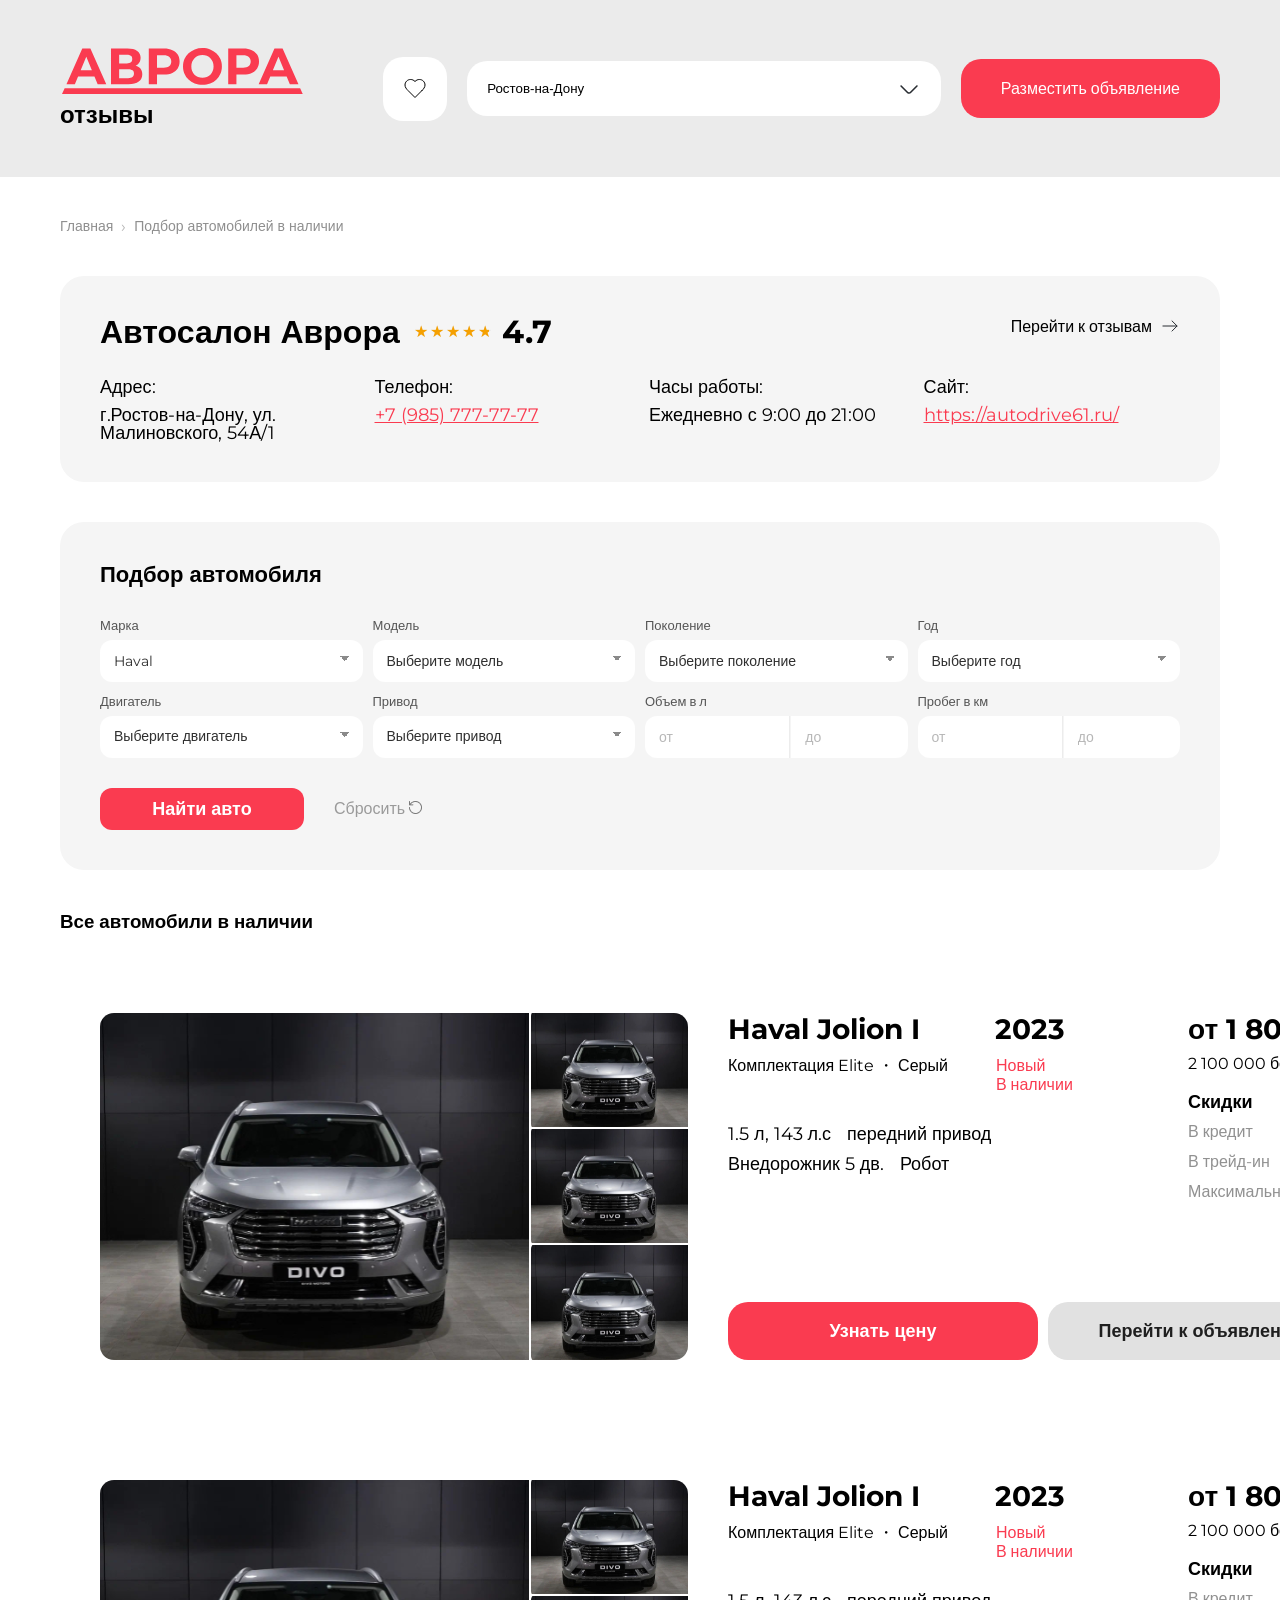
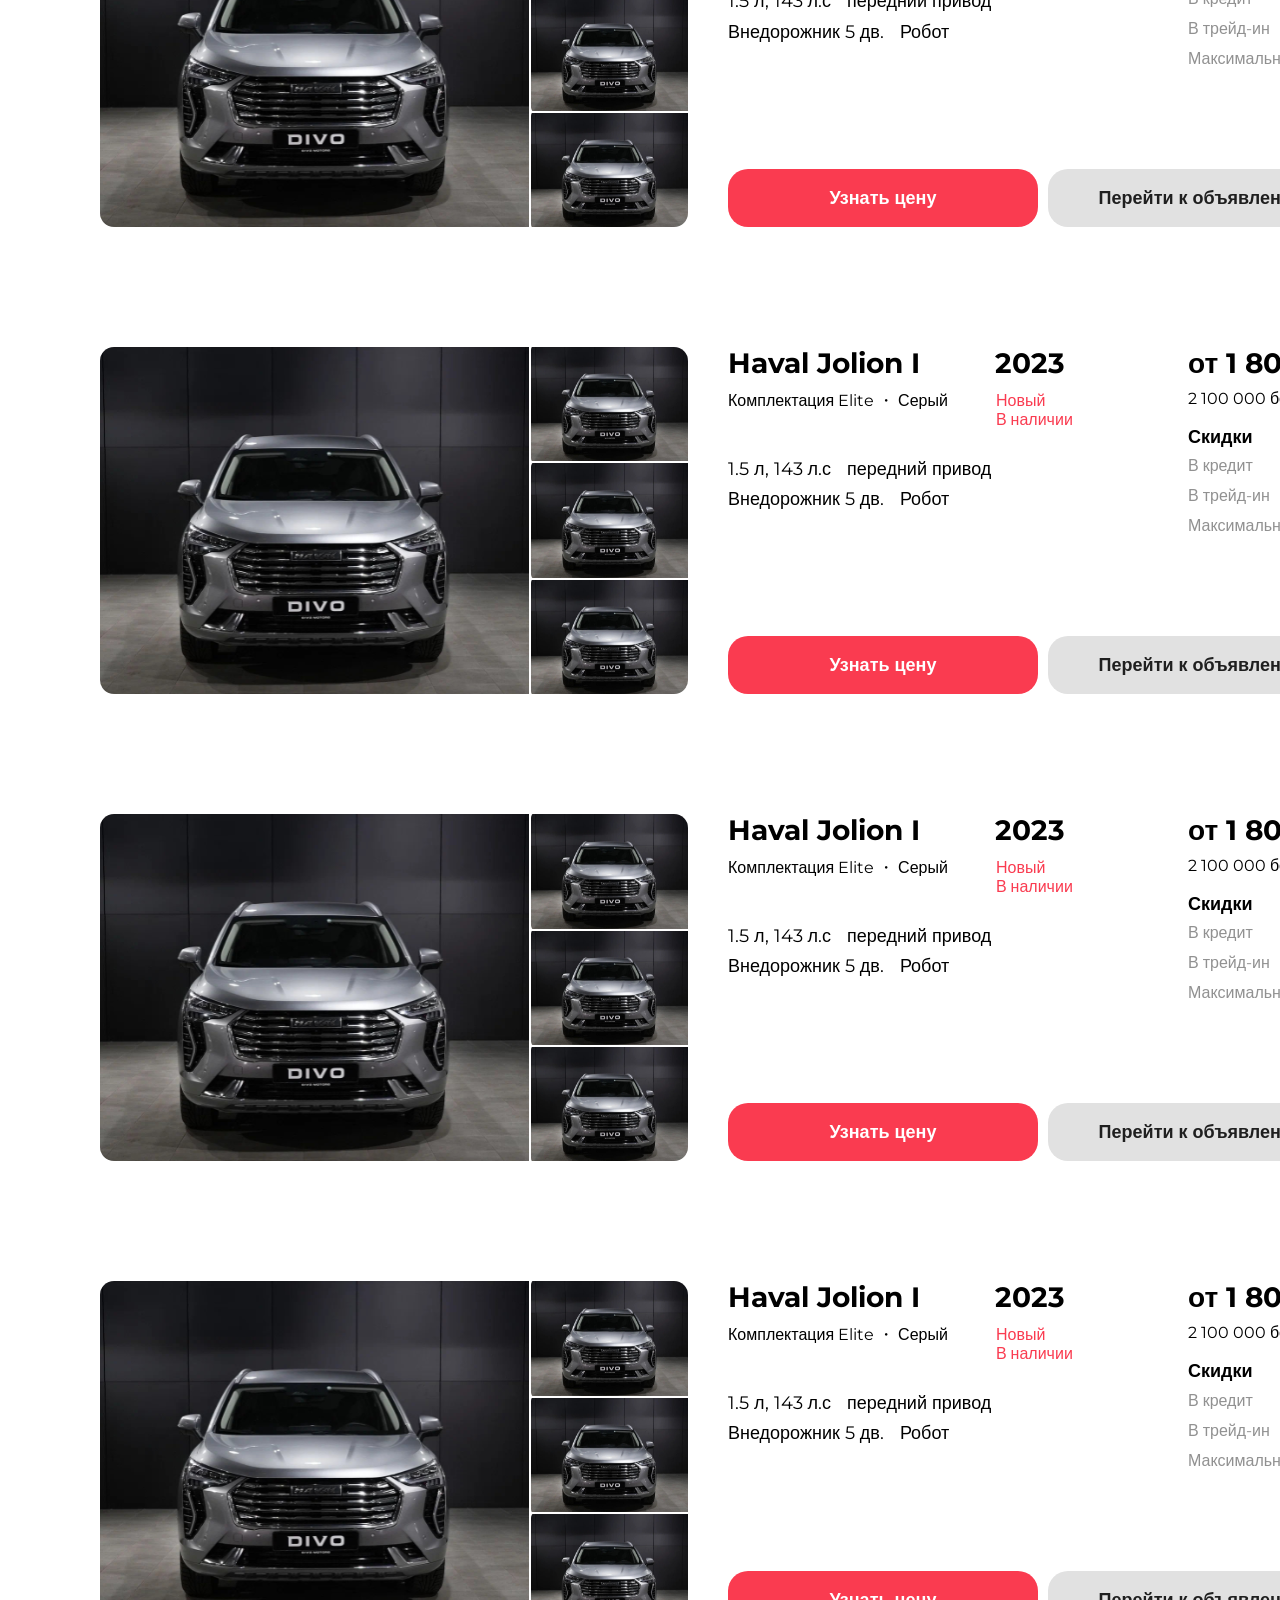
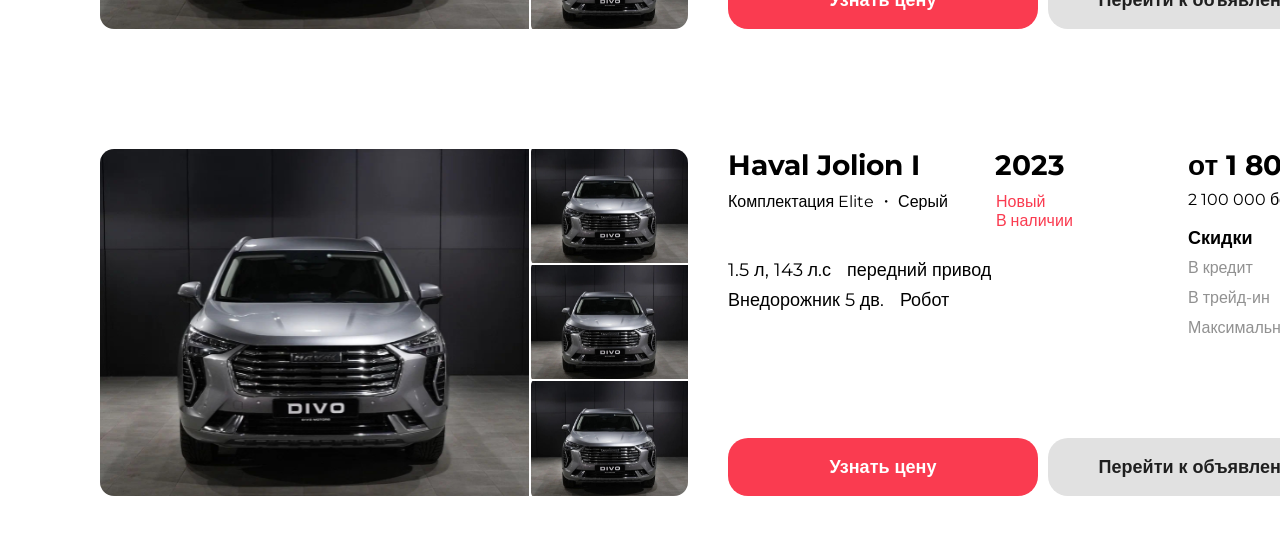
<file: all.html>
<!DOCTYPE html>
<html lang="en">
<head>
    <meta charset="UTF-8">
    <meta name="viewport" content="width=device-width, initial-scale=1.0">
    <title>Авто в наличии</title>

    <link rel="stylesheet" href="css/font.css">
    <link rel="stylesheet" href="css/variables.css">
    <link rel="stylesheet" href="css/header.css">
    <link rel="stylesheet" href="css/breadcrumbs.css">
    <link rel="stylesheet" href="css/used_cart.css">
    <link rel="stylesheet" href="css/all.css">

</head>
<body>
    <header>
        <section class="header_top">
            <div class="header_top_menu">
                <div class="header_top_left">
                    <div class="header_top_logo"> <a href="index.html" target="_blank"><img class="header_top_img" src="img/brend.svg" alt="brand"></a></div>
                    
                    <div class="header_top_brend_img">
                        отзывы
                    </div> 
                </div>
                    
                <div class="header_top_right">
                    <a class="header_top_cars">
                        <img class="img_top_cars" src="img/favourite.svg" alt="favourite" >
                    </a>
                    <div class="form_grou">
                        <select class="city" name="city">
                            <option value="rostov">Ростов-на-Дону</option>
                            <option value="voronezh">Воронеж</option>
                            <option value="krasnodar">Краснодар</option>
                            <option value="simferopl">Симферополь</option>
                            <option value="lnr">ЛНР</option>
                            <option value="dnr">ДНР</option>
                        </select>
                    </div>
                    <div class="header_button">
                        <a href="new_review.html">
                            <button class="header_bnr">Разместить объявление</button>
                        </a>
                    </div>
                </div>
            </div>
        </section>
    </header>
    <main>
        <section class="breadcrumbs">
             <nav class="breadcrumbs__navigat" aria-label="Хлебные крошки">
                <ol class="breadcrumbs__list">
                    <li class="breadcrumbs__item">
                    <a class="breadcrumbs__link" href="/">Главная</a>
                    </li>

                    <li class="breadcrumbs__item">
                    <a class="breadcrumbs__link" href="/catalog/">Подбор автомобилей в наличии</a>
                    </li>
                </ol>
            </nav>
        </section>

        <section class="user-cart">
            <div class="used_cart-top">
                    <div class="used_cart-top__head">
                        <div class="used_cart-top__title-row">
                        <h2 class="used_cart-top__title">Автосалон Аврора</h2>

                        <div class="rating-box" style="--rating: 4.7;">
                            <div class="rating-box_stars"></div>
                            <div class="rating-box_value">4.7</div>
                        </div>
                        </div>

                        <a href="#" class="used_cart-top__link">
                        Перейти к отзывам
                        <span class="used_cart-top__link-arrow"><img src="img/arrow-right.svg" class="img__filter-top" alt="перейти к отзывам"></span>
                        </a>
                    </div>

                    <dl class="used_cart-top__info">
                        <div class="used_cart-top__info-row">
                        <dt>Адрес:</dt>
                        <dd>г.Ростов-на-Дону, ул. Малиновского, 54А/1</dd>
                        </div>

                        <div class="used_cart-top__info-row">
                        <dt>Телефон:</dt>
                        <dd><a href="tel:+79857777777">+7 (985) 777-77-77</a></dd>
                        </div>

                        <div class="used_cart-top__info-row">
                        <dt>Часы работы:</dt>
                        <dd>Ежедневно с 9:00 до 21:00</dd>
                        </div>

                        <div class="used_cart-top__info-row">
                        <dt>Сайт:</dt>
                        <dd>
                            <a href="https://autodrive61.ru/" target="_blank" rel="noopener noreferrer">
                            https://autodrive61.ru/
                            </a>
                        </dd>
                        </div>
                    </dl>
                </div>
        </section>

        <section class="used_filter">
            <div class="used_filter-wrap">
                <div class="used_filter-form-box">
                <h3 class="used_filter-form-box__title">Подбор автомобиля</h3>

                <form class="used_filter-form" action="#" method="get">
                    <div class="used_filter-grid">
                    <div class="used_filter-field">
                        <label class="used_filter-label" for="brand">Марка</label>
                        <select class="used_filter-select used_filter-select--active" id="brand" name="brand">
                        <option value="haval" selected>Haval</option>
                        <option value="chery">Chery</option>
                        <option value="geely">Geely</option>
                        <option value="exeed">Exeed</option>
                        </select>
                    </div>

                    <div class="used_filter-field">
                        <label class="used_filter-label" for="model">Модель</label>
                        <select class="used_filter-select" id="model" name="model">
                        <option value="" selected>Выберите модель</option>
                        <option value="f7">F7</option>
                        <option value="m6">M6</option>
                        <option value="dargo">Dargo</option>
                        </select>
                    </div>

                    <div class="used_filter-field">
                        <label class="used_filter-label" for="generation">Поколение</label>
                        <select class="used_filter-select" id="generation" name="generation">
                        <option value="" selected>Выберите поколение</option>
                        <option value="1">1 поколение</option>
                        <option value="2">2 поколение</option>
                        </select>
                    </div>

                    <div class="used_filter-field">
                        <label class="used_filter-label" for="year">Год</label>
                        <select class="used_filter-select" id="year" name="year">
                        <option value="" selected>Выберите год</option>
                        <option value="2025">2025</option>
                        <option value="2024">2024</option>
                        <option value="2023">2023</option>
                        </select>
                    </div>

                    <div class="used_filter-field">
                        <label class="used_filter-label" for="engine">Двигатель</label>
                        <select class="used_filter-select" id="engine" name="engine">
                        <option value="" selected>Выберите двигатель</option>
                        <option value="1.5t">1.5 Turbo</option>
                        <option value="2.0t">2.0 Turbo</option>
                        </select>
                    </div>

                    <div class="used_filter-field">
                        <label class="used_filter-label" for="drive">Привод</label>
                        <select class="used_filter-select" id="drive" name="drive">
                        <option value="" selected>Выберите привод</option>
                        <option value="fwd">Передний</option>
                        <option value="awd">Полный</option>
                        </select>
                    </div>

                    <div class="used_filter-field">
                        <label class="used_filter-label" for="engine-volume-from">Объем в л</label>
                        <div class="used_filter-range">
                        <input
                            class="used_filter-input used_filter-input--range"
                            type="text"
                            id="engine-volume-from"
                            name="engine_volume_from"
                            placeholder="от"
                        >
                        <input
                            class="used_filter-input used_filter-input--range"
                            type="text"
                            name="engine_volume_to"
                            placeholder="до"
                        >
                        </div>
                    </div>

                    <div class="used_filter-field">
                        <label class="used_filter-label" for="mileage-from">Пробег в км</label>
                        <div class="used_filter-range">
                        <input
                            class="used_filter-input used_filter-input--range"
                            type="text"
                            id="mileage-from"
                            name="mileage_from"
                            placeholder="от"
                        >
                        <input
                            class="used_filter-input used_filter-input--range"
                            type="text"
                            name="mileage_to"
                            placeholder="до"
                        >
                        </div>
                    </div>
                    </div>

                    <div class="used_filter-actions">
                    <button class="used_filter-submit" type="submit">Найти авто</button>
                    <button class="used_filter-reset" type="reset">Сбросить <img src="img/restart.png" alt="Сбросить"></button>
                    </div>
                </form>
                </div>
            </div>
        </section>

        <section class="all-cars">
            <div class="all-cars_blocks">
                <h3>Все автомобили в наличии</h3>
                <div class="all-cars_card">

                    <div class="all-cars_card-gallery">
                        <div class="all-cars_card-main-image">
                        <img src="img/all_cars/Frame 715.svg" alt="Haval Jolion I">
                        </div>

                        <div class="all-cars_card-thumbs">
                        <a href="#" class="all-cars_card-thumb">
                            <img src="img/all_cars/Frame 715.svg" alt="Haval Jolion вид 1">
                        </a>
                        <a href="#" class="all-cars_card-thumb">
                            <img src="img/all_cars/Frame 715.svg" alt="Haval Jolion вид 2">
                        </a>
                        <a href="#" class="all-cars_card-thumb">
                            <img src="img/all_cars/Frame 715.svg" alt="Haval Jolion вид 3">
                        </a>
                        </div>
                    </div>

                    <div class="cars_card-inf">

                        <div class="all-cars_card-center">

                            <div class="all-cars_card-info">
                                <div class="all-cars_card-info-top">
                                    <div class="all-cars_card-title">Haval Jolion I</div>
                                    <div class="all-cars_card-year">2023</div>
                                </div>

                                <div class="all-cars_cards">
                                    <div class="all-cars_card-subtitle">Комплектация Elite ・ Серый</div>
                                    <div class="all-cars_card-status">
                                        <span>Новый</span>
                                        <span>В наличии</span>
                                    </div>
                                </div>

                                <div class="all-cars_cards-specific">
                                    <div class="all-cars_card-specs">
                                        <span>1.5 л, 143 л.с</span>
                                        <span>передний привод</span>
                                    </div>
                                    <div class="all-cars_card-specs">
                                        <span>Внедорожник 5 дв.</span>
                                        <span>Робот</span>
                                    </div>
                                </div>
                            </div>

                            <div class="all-cars_card-price-block">
                                <div class="all-cars_card-price">от 1 800 000₽</div>
                                <div class="all-cars_card-old-price">2 100 000 без скидок</div>

                                <div class="all-cars_card-discount-title">Скидки</div>

                                <dl class="all-cars_card-discounts">
                                <div class="all-cars_card-discount-row">
                                    <dt>В кредит</dt>
                                    <dd>-50 000₽</dd>
                                </div>

                                <div class="all-cars_card-discount-row">
                                    <dt>В трейд-ин</dt>
                                    <dd>-50 000₽</dd>
                                </div>

                                <div class="all-cars_card-discount-row">
                                    <dt>Максимальная</dt>
                                    <dd>-50 000₽</dd>
                                </div>
                                </dl>
                            </div>

                        </div>
                        <div class="cars-inf-btn">
                            <div class="all-cars_card-actions">
                                <button class="all-cars_card-btn all-cars_card-btn--primary"><a href="#">Узнать цену</a></button>

                                <button class="all-cars_card-btn all-cars_card-btn--secondary"><a href="#">Перейти к объявлению</a></button>

                            </div>

                            <button class="all-cars_card-favorite" type="button" aria-label="Добавить в избранное">
                                <img src="img/favourite.svg" alt="фаворит">
                            </button>
                        </div>


                    </div>
                </div>

                <div class="all-cars_card">

                    <div class="all-cars_card-gallery">
                        <div class="all-cars_card-main-image">
                        <img src="img/all_cars/Frame 715.svg" alt="Haval Jolion I">
                        </div>

                        <div class="all-cars_card-thumbs">
                        <a href="#" class="all-cars_card-thumb">
                            <img src="img/all_cars/Frame 715.svg" alt="Haval Jolion вид 1">
                        </a>
                        <a href="#" class="all-cars_card-thumb">
                            <img src="img/all_cars/Frame 715.svg" alt="Haval Jolion вид 2">
                        </a>
                        <a href="#" class="all-cars_card-thumb">
                            <img src="img/all_cars/Frame 715.svg" alt="Haval Jolion вид 3">
                        </a>
                        </div>
                    </div>

                    <div class="cars_card-inf">

                        <div class="all-cars_card-center">

                            <div class="all-cars_card-info">
                                <div class="all-cars_card-info-top">
                                    <div class="all-cars_card-title">Haval Jolion I</div>
                                    <div class="all-cars_card-year">2023</div>
                                </div>

                                <div class="all-cars_cards">
                                    <div class="all-cars_card-subtitle">Комплектация Elite ・ Серый</div>
                                    <div class="all-cars_card-status">
                                        <span>Новый</span>
                                        <span>В наличии</span>
                                    </div>
                                </div>

                                <div class="all-cars_cards-specific">
                                    <div class="all-cars_card-specs">
                                        <span>1.5 л, 143 л.с</span>
                                        <span>передний привод</span>
                                    </div>
                                    <div class="all-cars_card-specs">
                                        <span>Внедорожник 5 дв.</span>
                                        <span>Робот</span>
                                    </div>
                                </div>
                            </div>

                            <div class="all-cars_card-price-block">
                                <div class="all-cars_card-price">от 1 800 000₽</div>
                                <div class="all-cars_card-old-price">2 100 000 без скидок</div>

                                <div class="all-cars_card-discount-title">Скидки</div>

                                <dl class="all-cars_card-discounts">
                                <div class="all-cars_card-discount-row">
                                    <dt>В кредит</dt>
                                    <dd>-50 000₽</dd>
                                </div>

                                <div class="all-cars_card-discount-row">
                                    <dt>В трейд-ин</dt>
                                    <dd>-50 000₽</dd>
                                </div>

                                <div class="all-cars_card-discount-row">
                                    <dt>Максимальная</dt>
                                    <dd>-50 000₽</dd>
                                </div>
                                </dl>
                            </div>

                        </div>
                        <div class="cars-inf-btn">
                            <div class="all-cars_card-actions">
                                <button class="all-cars_card-btn all-cars_card-btn--primary"><a href="#">Узнать цену</a></button>

                                <button class="all-cars_card-btn all-cars_card-btn--secondary"><a href="#">Перейти к объявлению</a></button>

                            </div>

                            <button class="all-cars_card-favorite" type="button" aria-label="Добавить в избранное">
                                <img src="img/favourite.svg" alt="фаворит">
                            </button>
                        </div>


                    </div>
                </div>

                <div class="all-cars_card">

                    <div class="all-cars_card-gallery">
                        <div class="all-cars_card-main-image">
                        <img src="img/all_cars/Frame 715.svg" alt="Haval Jolion I">
                        </div>

                        <div class="all-cars_card-thumbs">
                        <a href="#" class="all-cars_card-thumb">
                            <img src="img/all_cars/Frame 715.svg" alt="Haval Jolion вид 1">
                        </a>
                        <a href="#" class="all-cars_card-thumb">
                            <img src="img/all_cars/Frame 715.svg" alt="Haval Jolion вид 2">
                        </a>
                        <a href="#" class="all-cars_card-thumb">
                            <img src="img/all_cars/Frame 715.svg" alt="Haval Jolion вид 3">
                        </a>
                        </div>
                    </div>

                    <div class="cars_card-inf">

                        <div class="all-cars_card-center">

                            <div class="all-cars_card-info">
                                <div class="all-cars_card-info-top">
                                    <div class="all-cars_card-title">Haval Jolion I</div>
                                    <div class="all-cars_card-year">2023</div>
                                </div>

                                <div class="all-cars_cards">
                                    <div class="all-cars_card-subtitle">Комплектация Elite ・ Серый</div>
                                    <div class="all-cars_card-status">
                                        <span>Новый</span>
                                        <span>В наличии</span>
                                    </div>
                                </div>

                                <div class="all-cars_cards-specific">
                                    <div class="all-cars_card-specs">
                                        <span>1.5 л, 143 л.с</span>
                                        <span>передний привод</span>
                                    </div>
                                    <div class="all-cars_card-specs">
                                        <span>Внедорожник 5 дв.</span>
                                        <span>Робот</span>
                                    </div>
                                </div>
                            </div>

                            <div class="all-cars_card-price-block">
                                <div class="all-cars_card-price">от 1 800 000₽</div>
                                <div class="all-cars_card-old-price">2 100 000 без скидок</div>

                                <div class="all-cars_card-discount-title">Скидки</div>

                                <dl class="all-cars_card-discounts">
                                <div class="all-cars_card-discount-row">
                                    <dt>В кредит</dt>
                                    <dd>-50 000₽</dd>
                                </div>

                                <div class="all-cars_card-discount-row">
                                    <dt>В трейд-ин</dt>
                                    <dd>-50 000₽</dd>
                                </div>

                                <div class="all-cars_card-discount-row">
                                    <dt>Максимальная</dt>
                                    <dd>-50 000₽</dd>
                                </div>
                                </dl>
                            </div>

                        </div>
                        <div class="cars-inf-btn">
                            <div class="all-cars_card-actions">
                                <button class="all-cars_card-btn all-cars_card-btn--primary"><a href="#">Узнать цену</a></button>

                                <button class="all-cars_card-btn all-cars_card-btn--secondary"><a href="#">Перейти к объявлению</a></button>

                            </div>

                            <button class="all-cars_card-favorite" type="button" aria-label="Добавить в избранное">
                                <img src="img/favourite.svg" alt="фаворит">
                            </button>
                        </div>


                    </div>
                </div>

                <div class="all-cars_card">

                    <div class="all-cars_card-gallery">
                        <div class="all-cars_card-main-image">
                        <img src="img/all_cars/Frame 715.svg" alt="Haval Jolion I">
                        </div>

                        <div class="all-cars_card-thumbs">
                        <a href="#" class="all-cars_card-thumb">
                            <img src="img/all_cars/Frame 715.svg" alt="Haval Jolion вид 1">
                        </a>
                        <a href="#" class="all-cars_card-thumb">
                            <img src="img/all_cars/Frame 715.svg" alt="Haval Jolion вид 2">
                        </a>
                        <a href="#" class="all-cars_card-thumb">
                            <img src="img/all_cars/Frame 715.svg" alt="Haval Jolion вид 3">
                        </a>
                        </div>
                    </div>

                    <div class="cars_card-inf">

                        <div class="all-cars_card-center">

                            <div class="all-cars_card-info">
                                <div class="all-cars_card-info-top">
                                    <div class="all-cars_card-title">Haval Jolion I</div>
                                    <div class="all-cars_card-year">2023</div>
                                </div>

                                <div class="all-cars_cards">
                                    <div class="all-cars_card-subtitle">Комплектация Elite ・ Серый</div>
                                    <div class="all-cars_card-status">
                                        <span>Новый</span>
                                        <span>В наличии</span>
                                    </div>
                                </div>

                                <div class="all-cars_cards-specific">
                                    <div class="all-cars_card-specs">
                                        <span>1.5 л, 143 л.с</span>
                                        <span>передний привод</span>
                                    </div>
                                    <div class="all-cars_card-specs">
                                        <span>Внедорожник 5 дв.</span>
                                        <span>Робот</span>
                                    </div>
                                </div>
                            </div>

                            <div class="all-cars_card-price-block">
                                <div class="all-cars_card-price">от 1 800 000₽</div>
                                <div class="all-cars_card-old-price">2 100 000 без скидок</div>

                                <div class="all-cars_card-discount-title">Скидки</div>

                                <dl class="all-cars_card-discounts">
                                <div class="all-cars_card-discount-row">
                                    <dt>В кредит</dt>
                                    <dd>-50 000₽</dd>
                                </div>

                                <div class="all-cars_card-discount-row">
                                    <dt>В трейд-ин</dt>
                                    <dd>-50 000₽</dd>
                                </div>

                                <div class="all-cars_card-discount-row">
                                    <dt>Максимальная</dt>
                                    <dd>-50 000₽</dd>
                                </div>
                                </dl>
                            </div>

                        </div>
                        <div class="cars-inf-btn">
                            <div class="all-cars_card-actions">
                                <button class="all-cars_card-btn all-cars_card-btn--primary"><a href="#">Узнать цену</a></button>

                                <button class="all-cars_card-btn all-cars_card-btn--secondary"><a href="#">Перейти к объявлению</a></button>

                            </div>

                            <button class="all-cars_card-favorite" type="button" aria-label="Добавить в избранное">
                                <img src="img/favourite.svg" alt="фаворит">
                            </button>
                        </div>


                    </div>
                </div>

                <div class="all-cars_card">

                    <div class="all-cars_card-gallery">
                        <div class="all-cars_card-main-image">
                        <img src="img/all_cars/Frame 715.svg" alt="Haval Jolion I">
                        </div>

                        <div class="all-cars_card-thumbs">
                        <a href="#" class="all-cars_card-thumb">
                            <img src="img/all_cars/Frame 715.svg" alt="Haval Jolion вид 1">
                        </a>
                        <a href="#" class="all-cars_card-thumb">
                            <img src="img/all_cars/Frame 715.svg" alt="Haval Jolion вид 2">
                        </a>
                        <a href="#" class="all-cars_card-thumb">
                            <img src="img/all_cars/Frame 715.svg" alt="Haval Jolion вид 3">
                        </a>
                        </div>
                    </div>

                    <div class="cars_card-inf">

                        <div class="all-cars_card-center">

                            <div class="all-cars_card-info">
                                <div class="all-cars_card-info-top">
                                    <div class="all-cars_card-title">Haval Jolion I</div>
                                    <div class="all-cars_card-year">2023</div>
                                </div>

                                <div class="all-cars_cards">
                                    <div class="all-cars_card-subtitle">Комплектация Elite ・ Серый</div>
                                    <div class="all-cars_card-status">
                                        <span>Новый</span>
                                        <span>В наличии</span>
                                    </div>
                                </div>

                                <div class="all-cars_cards-specific">
                                    <div class="all-cars_card-specs">
                                        <span>1.5 л, 143 л.с</span>
                                        <span>передний привод</span>
                                    </div>
                                    <div class="all-cars_card-specs">
                                        <span>Внедорожник 5 дв.</span>
                                        <span>Робот</span>
                                    </div>
                                </div>
                            </div>

                            <div class="all-cars_card-price-block">
                                <div class="all-cars_card-price">от 1 800 000₽</div>
                                <div class="all-cars_card-old-price">2 100 000 без скидок</div>

                                <div class="all-cars_card-discount-title">Скидки</div>

                                <dl class="all-cars_card-discounts">
                                <div class="all-cars_card-discount-row">
                                    <dt>В кредит</dt>
                                    <dd>-50 000₽</dd>
                                </div>

                                <div class="all-cars_card-discount-row">
                                    <dt>В трейд-ин</dt>
                                    <dd>-50 000₽</dd>
                                </div>

                                <div class="all-cars_card-discount-row">
                                    <dt>Максимальная</dt>
                                    <dd>-50 000₽</dd>
                                </div>
                                </dl>
                            </div>

                        </div>
                        <div class="cars-inf-btn">
                            <div class="all-cars_card-actions">
                                <button class="all-cars_card-btn all-cars_card-btn--primary"><a href="#">Узнать цену</a></button>

                                <button class="all-cars_card-btn all-cars_card-btn--secondary"><a href="#">Перейти к объявлению</a></button>

                            </div>

                            <button class="all-cars_card-favorite" type="button" aria-label="Добавить в избранное">
                                <img src="img/favourite.svg" alt="фаворит">
                            </button>
                        </div>


                    </div>
                </div>

                <div class="all-cars_card">

                    <div class="all-cars_card-gallery">
                        <div class="all-cars_card-main-image">
                        <img src="img/all_cars/Frame 715.svg" alt="Haval Jolion I">
                        </div>

                        <div class="all-cars_card-thumbs">
                        <a href="#" class="all-cars_card-thumb">
                            <img src="img/all_cars/Frame 715.svg" alt="Haval Jolion вид 1">
                        </a>
                        <a href="#" class="all-cars_card-thumb">
                            <img src="img/all_cars/Frame 715.svg" alt="Haval Jolion вид 2">
                        </a>
                        <a href="#" class="all-cars_card-thumb">
                            <img src="img/all_cars/Frame 715.svg" alt="Haval Jolion вид 3">
                        </a>
                        </div>
                    </div>

                    <div class="cars_card-inf">

                        <div class="all-cars_card-center">

                            <div class="all-cars_card-info">
                                <div class="all-cars_card-info-top">
                                    <div class="all-cars_card-title">Haval Jolion I</div>
                                    <div class="all-cars_card-year">2023</div>
                                </div>

                                <div class="all-cars_cards">
                                    <div class="all-cars_card-subtitle">Комплектация Elite ・ Серый</div>
                                    <div class="all-cars_card-status">
                                        <span>Новый</span>
                                        <span>В наличии</span>
                                    </div>
                                </div>

                                <div class="all-cars_cards-specific">
                                    <div class="all-cars_card-specs">
                                        <span>1.5 л, 143 л.с</span>
                                        <span>передний привод</span>
                                    </div>
                                    <div class="all-cars_card-specs">
                                        <span>Внедорожник 5 дв.</span>
                                        <span>Робот</span>
                                    </div>
                                </div>
                            </div>

                            <div class="all-cars_card-price-block">
                                <div class="all-cars_card-price">от 1 800 000₽</div>
                                <div class="all-cars_card-old-price">2 100 000 без скидок</div>

                                <div class="all-cars_card-discount-title">Скидки</div>

                                <dl class="all-cars_card-discounts">
                                <div class="all-cars_card-discount-row">
                                    <dt>В кредит</dt>
                                    <dd>-50 000₽</dd>
                                </div>

                                <div class="all-cars_card-discount-row">
                                    <dt>В трейд-ин</dt>
                                    <dd>-50 000₽</dd>
                                </div>

                                <div class="all-cars_card-discount-row">
                                    <dt>Максимальная</dt>
                                    <dd>-50 000₽</dd>
                                </div>
                                </dl>
                            </div>

                        </div>
                        <div class="cars-inf-btn">
                            <div class="all-cars_card-actions">
                                <button class="all-cars_card-btn all-cars_card-btn--primary"><a href="#">Узнать цену</a></button>

                                <button class="all-cars_card-btn all-cars_card-btn--secondary"><a href="#">Перейти к объявлению</a></button>

                            </div>

                            <button class="all-cars_card-favorite" type="button" aria-label="Добавить в избранное">
                                <img src="img/favourite.svg" alt="фаворит">
                            </button>
                        </div>


                    </div>
                </div>
            </div>
        </section>

    </main>
    <footer></footer>
</body>
</html>
</file>
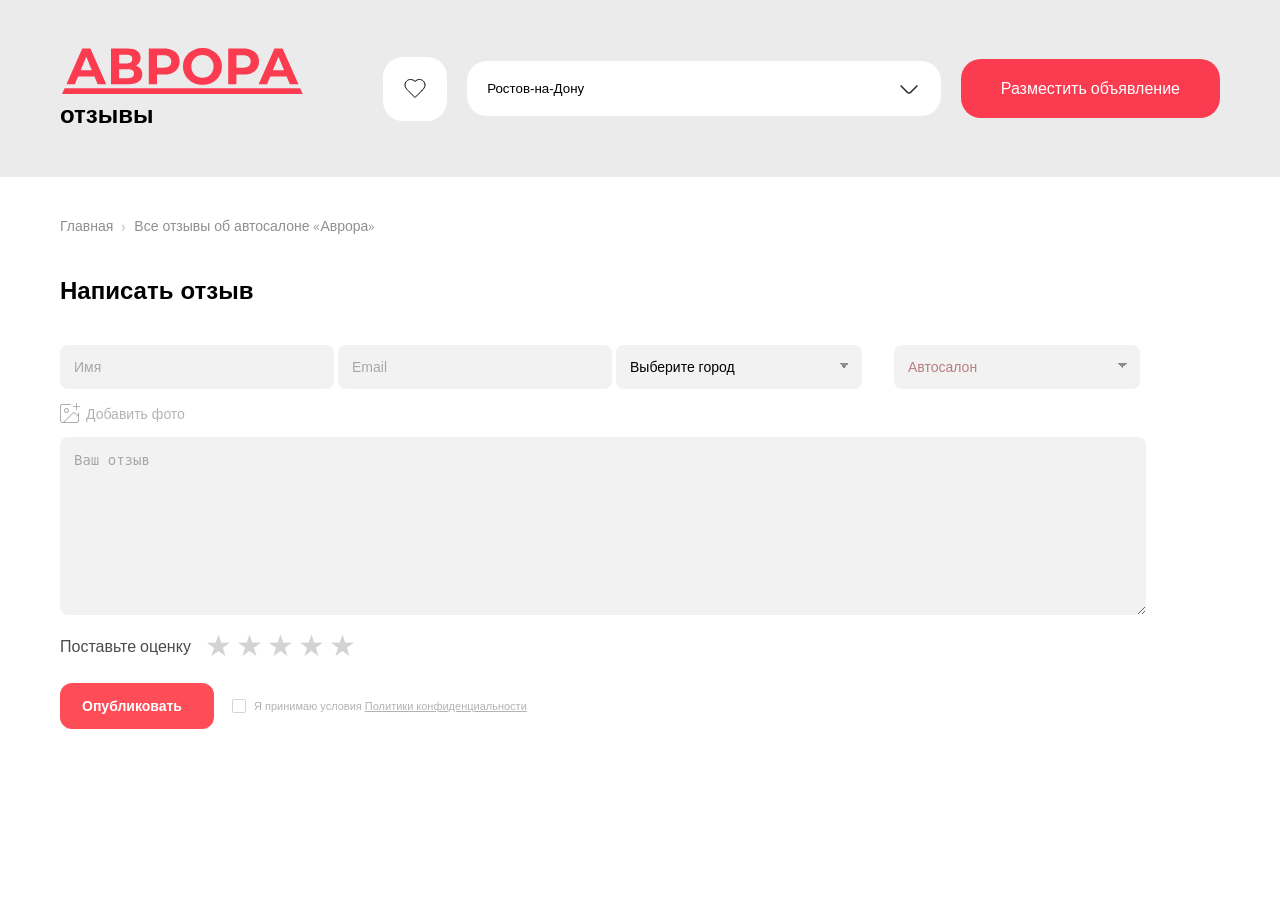
<file: new_review.html>
<!DOCTYPE html>
<html lang="en">
<head>
    <meta charset="UTF-8">
    <meta name="viewport" content="width=device-width, initial-scale=1.0">
    <title>Написать отзыв</title>

    <link rel="stylesheet" href="css/font.css">
    <link rel="stylesheet" href="css/variables.css">
    <link rel="stylesheet" href="css/header.css">
    <link rel="stylesheet" href="css/breadcrumbs.css">
    <link rel="stylesheet" href="css/review.css">

</head>
<body>
    <header>
        <section class="header_top">
            <div class="header_top_menu">
                <div class="header_top_left">
                    <div class="header_top_logo"><img class="header_top_img" src="img/brend.svg" alt="brand"></div>
                    
                    <div class="header_top_brend_img">
                        отзывы
                    </div> 
                </div>
                    
                <div class="header_top_right">
                    <a class="header_top_cars">
                        <img class="img_top_cars" src="img/favourite.svg" alt="favourite" >
                    </a>
                    <div class="form_grou">
                        <select class="city" name="city">
                            <option value="rostov">Ростов-на-Дону</option>
                            <option value="voronezh">Воронеж</option>
                            <option value="krasnodar">Краснодар</option>
                            <option value="simferopl">Симферополь</option>
                            <option value="lnr">ЛНР</option>
                            <option value="dnr">ДНР</option>
                        </select>
                    </div>
                    <div class="header_button">
                        <button class="header_bnr">Разместить объявление</button>
                    </div>
                </div>
            </div>
        </section>
    </header>
    <main>
        
        <section class="breadcrumbs">
             <nav class="breadcrumbs__navigat" aria-label="Хлебные крошки">
                <ol class="breadcrumbs__list">
                    <li class="breadcrumbs__item">
                    <a class="breadcrumbs__link" href="/">Главная</a>
                    </li>

                    <li class="breadcrumbs__item">
                    <a class="breadcrumbs__link" href="/catalog/">Все отзывы об автосалоне «Аврора»</a>
                    </li>
                </ol>
            </nav>
        </section>

        <section class="review-form">
            <div class="form-reviw">
            <h2 class="review-form__title">Написать отзыв</h2>

            <form class="review-form_body" action="#" method="post">
                <div class="review-form_top">
                <input
                    class="review-form_input"
                    type="text"
                    name="name"
                    placeholder="Имя"
                >

                <input
                    class="review-form_input"
                    type="email"
                    name="email"
                    placeholder="Email"
                >

                <select class="review-form_select" name="city">
                    <option value="" selected disabled>Выберите город</option>
                    <option value="moscow">Москва</option>
                    <option value="voronezh">Воронеж</option>
                    <option value="krasnodar">Краснодар</option>
                    <option value="simferopol">Симферополь</option>
                </select>

                <select class="review-form_select review-form_select-active" name="dealer" id="dealerSelect">
                    <option value="" selected>Автосалон</option>
                    <option value="avrora">Аврора</option>
                    <option value="other">Другой дилер</option>
                </select>
                </div>

                <label class="review-form_upload">
                <input class="review-form_file" type="file" name="photo" accept="image/*">
                <span class="review-form_upload-icon"><a href="upload-icon"><img src="img/vector.png" alt="фото"></a></span>
                <span class="review-form_upload-text">Добавить фото</span>
                </label>

                <textarea
                class="review-form_textarea"
                name="review"
                placeholder="Ваш отзыв"
                ></textarea>

                <div class="review-form_rating">
                <span class="review-form_rating-text">Поставьте оценку</span>

                <div class="rating">
                    <input class="rating_input" type="radio" name="rating" id="star5" value="5">
                    <label class="rating_star" for="star5">★</label>

                    <input class="rating_input" type="radio" name="rating" id="star4" value="4">
                    <label class="rating_star" for="star4">★</label>

                    <input class="rating_input" type="radio" name="rating" id="star3" value="3">
                    <label class="rating_star" for="star3">★</label>

                    <input class="rating_input" type="radio" name="rating" id="star2" value="2">
                    <label class="rating_star" for="star2">★</label>

                    <input class="rating_input" type="radio" name="rating" id="star1" value="1">
                    <label class="rating_star" for="star1">★</label>
                </div>
                </div>

                <div class="review-form_bottom">
                <button class="review-form_submit" type="submit">Опубликовать</button>

                <label class="review-form_agree">
                    <input class="review-form_checkbox" type="checkbox" name="agree">
                    <span class="review-form_checkbox-custom"></span>
                    <span class="review-form_agree-text">
                    Я принимаю условия
                    <a href="#" class="review-form_link">Политики конфиденциальности</a>
                    </span>
                </label>
                </div>
            </form>
            </div>
            <div class="map">
                <div class="map-block">
                    <div class="map-block-1">
                        <div class="map-text">Автосалон Аврора</div>
                        <div class="map-grade">
                            <div class="rating-box" style="--rating: 4.7;">
                                <div class="rating-box_stars"></div>
                                <div class="rating-box_value">4.7</div>
                            </div>
                        </div>
                    </div>
                    <div class="map-block-2">
                        <iframe src="https://yandex.ru/map-widget/v1/?um=constructor%3A59996d7712da6f5cd419d99738b31f8b4e4ec44f25188c918ee92a20a62c2954&amp;source=constructor" width="658" height="290" frameborder="0"></iframe>
                    </div>
                    <div class="map-block-3">
                        <div class="dealer-contacts">
                            <dl class="dealer-contacts_list">
                                <div class="dealer-contacts_row">
                                <dt class="dealer-contacts_label">Адрес:</dt>
                                <dd class="dealer-contacts_value">г. Ростов-на-Дону, ул. Малиновского, 54А/1</dd>
                                </div>

                                <div class="dealer-contacts_row">
                                <dt class="dealer-contacts_label">Телефон:</dt>
                                <dd class="dealer-contacts_value">
                                    <a href="tel:+79857777777">+7 (985) 777-77-77</a>
                                </dd>
                                </div>

                                <div class="dealer-contacts_row">
                                <dt class="dealer-contacts_label">Часы работы:</dt>
                                <dd class="dealer-contacts_value">Ежедневно с 9:00 до 21:00</dd>
                                </div>

                                <div class="dealer-contacts_row">
                                <dt class="dealer-contacts_label">Сайт:</dt>
                                <dd class="dealer-contacts_value">
                                    <a href="https://autodrive61.ru/" target="_blank" rel="noopener noreferrer">
                                    https://autodrive61.ru/
                                    </a>
                                </dd>
                                </div>
                            </dl>
                        </div>
                    </div>
                    <div class="map-block-4">
                        <div class="text-botton">170 авто в продаже</div>
                        <div class="stock_next">
                            <div class="stock_next-text">Показать все авто</div>
                            <div class="stock_next-svg"><a href="#"><img src="img/arrow-right.svg" alt="стрелка"></a></div>
                        </div>
                    </div>
                </div>
            </div>
        </section>

    </main>
    <footer></footer>

    <script src="js/formMap.js"></script>
</body>
</html>
</file>
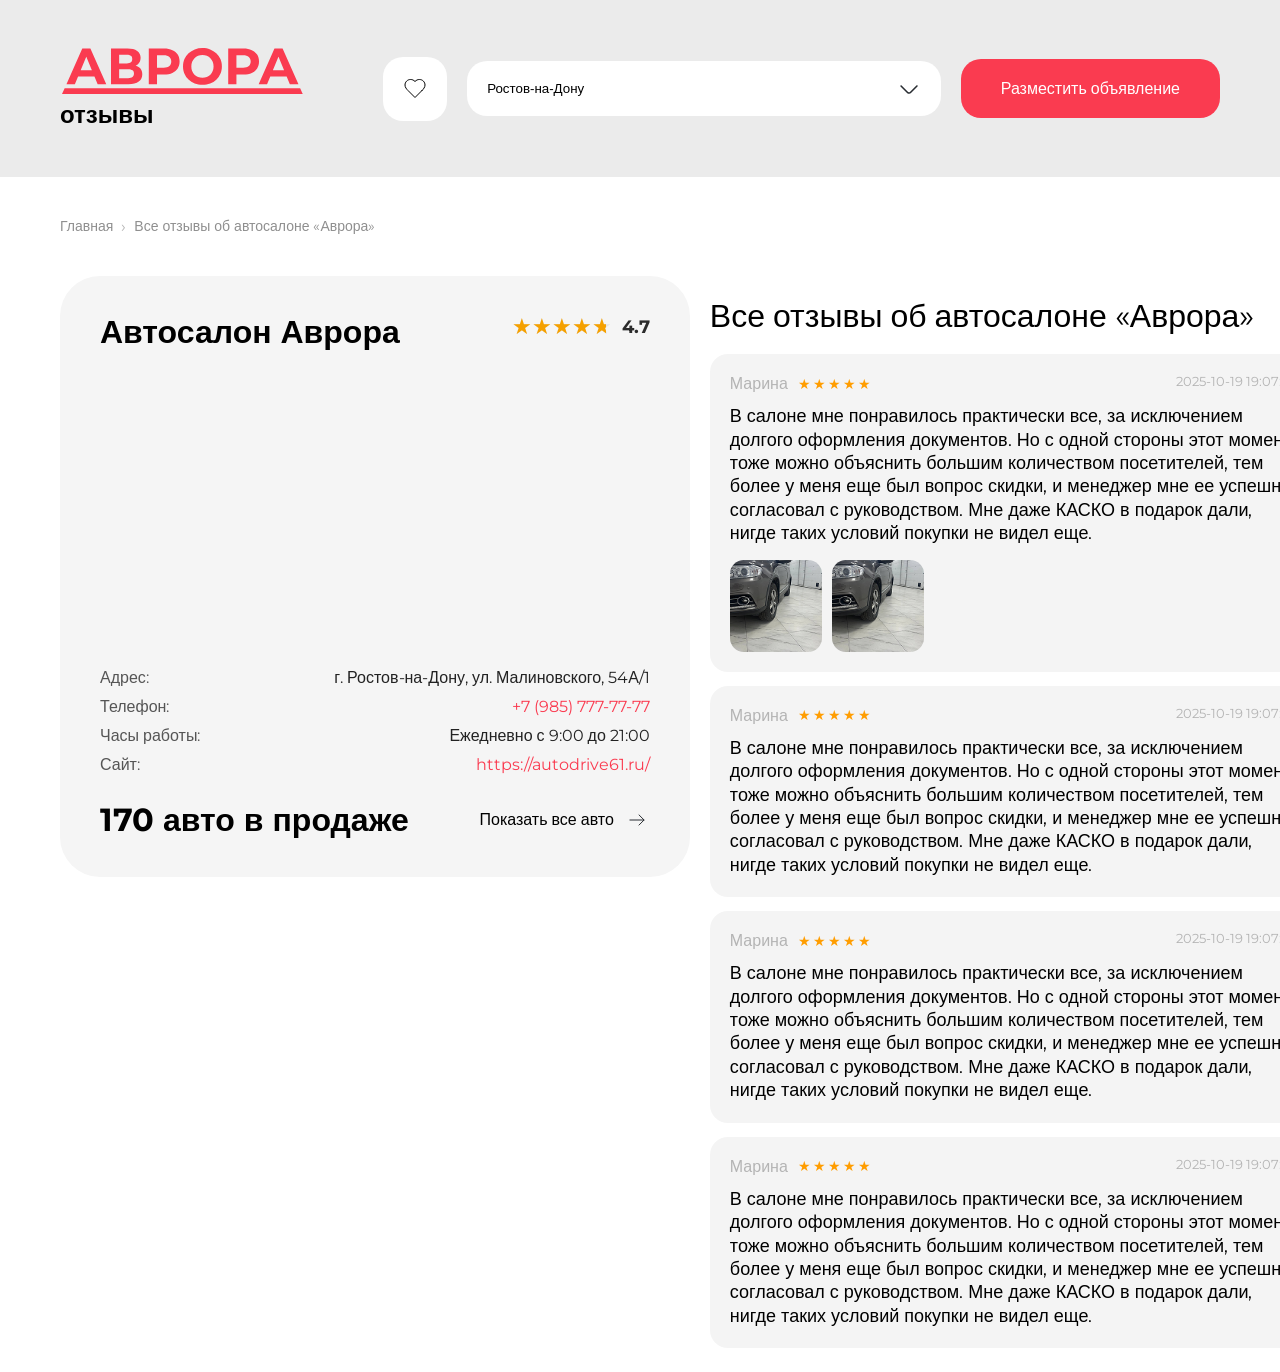
<file: reviews.html>
<!DOCTYPE html>
<html lang="en">
<head>
    <meta charset="UTF-8">
    <meta name="viewport" content="width=device-width, initial-scale=1.0">
    <title>Объявление</title>

    <link rel="stylesheet" href="css/font.css">
    <link rel="stylesheet" href="css/variables.css">
    <link rel="stylesheet" href="css/header.css">
    <link rel="stylesheet" href="css/breadcrumbs.css">
    <link rel="stylesheet" href="css/reviews.css">
</head>
<body>
    <header>
        <section class="header_top">
            <div class="header_top_menu">
                <div class="header_top_left">
                    <div class="header_top_logo"><img class="header_top_img" src="img/brend.svg" alt="brand"></div>
                    
                    <div class="header_top_brend_img">
                        отзывы
                    </div> 
                </div>
                    
                <div class="header_top_right">
                    <a class="header_top_cars">
                        <img class="img_top_cars" src="img/favourite.svg" alt="favourite" >
                    </a>
                    <div class="form_grou">
                        <select class="city" name="city">
                            <option value="rostov">Ростов-на-Дону</option>
                            <option value="voronezh">Воронеж</option>
                            <option value="krasnodar">Краснодар</option>
                            <option value="simferopl">Симферополь</option>
                            <option value="lnr">ЛНР</option>
                            <option value="dnr">ДНР</option>
                        </select>
                    </div>
                    <div class="header_button">
                        <button class="header_bnr">Разместить объявление</button>
                    </div>
                </div>
            </div>
        </section>
    </header>
    <main>
        <section class="breadcrumbs">
             <nav class="breadcrumbs__navigat" aria-label="Хлебные крошки">
                <ol class="breadcrumbs__list">
                    <li class="breadcrumbs__item">
                    <a class="breadcrumbs__link" href="/">Главная</a>
                    </li>

                    <li class="breadcrumbs__item">
                    <a class="breadcrumbs__link" href="/catalog/">Все отзывы об автосалоне «Аврора»</a>
                    </li>
                </ol>
            </nav>
        </section>

        <section class="map-reviews">
            <div class="map">
                    <div class="map-block">
                        <div class="map-block-1">
                            <div class="map-text">Автосалон Аврора</div>
                            <div class="map-grade">
                                <div class="rating-box" style="--rating: 4.7;">
                                    <div class="rating-box_stars"></div>
                                    <div class="rating-box_value">4.7</div>
                                </div>
                            </div>
                        </div>
                        <div class="map-block-2">
                            <iframe src="https://yandex.ru/map-widget/v1/?um=constructor%3A59996d7712da6f5cd419d99738b31f8b4e4ec44f25188c918ee92a20a62c2954&amp;source=constructor" width="658" height="290" frameborder="0"></iframe>
                        </div>
                        <div class="map-block-3">
                            <div class="dealer-contacts">
                                <dl class="dealer-contacts_list">
                                    <div class="dealer-contacts_row">
                                    <dt class="dealer-contacts_label">Адрес:</dt>
                                    <dd class="dealer-contacts_value">г. Ростов-на-Дону, ул. Малиновского, 54А/1</dd>
                                    </div>

                                    <div class="dealer-contacts_row">
                                    <dt class="dealer-contacts_label">Телефон:</dt>
                                    <dd class="dealer-contacts_value">
                                        <a href="tel:+79857777777">+7 (985) 777-77-77</a>
                                    </dd>
                                    </div>

                                    <div class="dealer-contacts_row">
                                    <dt class="dealer-contacts_label">Часы работы:</dt>
                                    <dd class="dealer-contacts_value">Ежедневно с 9:00 до 21:00</dd>
                                    </div>

                                    <div class="dealer-contacts_row">
                                    <dt class="dealer-contacts_label">Сайт:</dt>
                                    <dd class="dealer-contacts_value">
                                        <a href="https://autodrive61.ru/" target="_blank" rel="noopener noreferrer">
                                        https://autodrive61.ru/
                                        </a>
                                    </dd>
                                    </div>
                                </dl>
                            </div>
                        </div>
                        <div class="map-block-4">
                            <div class="text-botton">170 авто в продаже</div>
                            <div class="stock_next">
                                <div class="stock_next-text">Показать все авто</div>
                                <div class="stock_next-svg"><a href="#"><img src="img/arrow-right.svg" alt="стрелка"></a></div>
                            </div>
                        </div>
                    </div>
            </div>
            <div class="reviews">
                <div class="reviews__inner">
                    <h2 class="reviews__title">Все отзывы об автосалоне «Аврора»</h2>

                    <div class="reviews__list">
                    <article class="reviews__item">
                        <div class="reviews__head">
                        <div class="reviews__author-wrap">
                            <span class="reviews__author">Марина</span>

                            <div class="reviews__rating" aria-label="Оценка 5 из 5">
                            <span>★</span>
                            <span>★</span>
                            <span>★</span>
                            <span>★</span>
                            <span>★</span>
                            </div>
                        </div>

                        <time class="reviews__date" datetime="2025-10-19T19:07:00">
                            2025-10-19 19:07:00
                        </time>
                        </div>

                        <div class="reviews__body">
                        <p class="reviews__text">
                            В салоне мне понравилось практически все, за исключением долгого оформления
                            документов. Но с одной стороны этот момент тоже можно объяснить большим количеством
                            посетителей, тем более у меня еще был вопрос скидки, и менеджер мне ее успешно
                            согласовал с руководством. Мне даже КАСКО в подарок дали, нигде таких условий
                            покупки не видел еще.
                        </p>

                        <div class="reviews__gallery">
                            <a href="#" class="reviews__image">
                            <img src="img/reviews/Frame 575.png" alt="Фото автомобиля из отзыва">
                            </a>

                            <a href="#" class="reviews__image">
                            <img src="img/reviews/Frame 575.png" alt="Фото автомобиля из отзыва">
                            </a>
                        </div>
                        </div>
                    </article>

                    <article class="reviews__item">
                        <div class="reviews__head">
                        <div class="reviews__author-wrap">
                            <span class="reviews__author">Марина</span>

                            <div class="reviews__rating" aria-label="Оценка 5 из 5">
                            <span>★</span>
                            <span>★</span>
                            <span>★</span>
                            <span>★</span>
                            <span>★</span>
                            </div>
                        </div>

                        <time class="reviews__date" datetime="2025-10-19T19:07:00">
                            2025-10-19 19:07:00
                        </time>
                        </div>

                        <div class="reviews__body">
                        <p class="reviews__text">
                            В салоне мне понравилось практически все, за исключением долгого оформления
                            документов. Но с одной стороны этот момент тоже можно объяснить большим количеством
                            посетителей, тем более у меня еще был вопрос скидки, и менеджер мне ее успешно
                            согласовал с руководством. Мне даже КАСКО в подарок дали, нигде таких условий
                            покупки не видел еще.
                        </p>
                        </div>
                    </article>

                    <article class="reviews__item">
                        <div class="reviews__head">
                        <div class="reviews__author-wrap">
                            <span class="reviews__author">Марина</span>

                            <div class="reviews__rating" aria-label="Оценка 5 из 5">
                            <span>★</span>
                            <span>★</span>
                            <span>★</span>
                            <span>★</span>
                            <span>★</span>
                            </div>
                        </div>

                        <time class="reviews__date" datetime="2025-10-19T19:07:00">
                            2025-10-19 19:07:00
                        </time>
                        </div>

                        <div class="reviews__body">
                        <p class="reviews__text">
                            В салоне мне понравилось практически все, за исключением долгого оформления
                            документов. Но с одной стороны этот момент тоже можно объяснить большим количеством
                            посетителей, тем более у меня еще был вопрос скидки, и менеджер мне ее успешно
                            согласовал с руководством. Мне даже КАСКО в подарок дали, нигде таких условий
                            покупки не видел еще.
                        </p>
                        </div>
                    </article>

                    <article class="reviews__item">
                        <div class="reviews__head">
                        <div class="reviews__author-wrap">
                            <span class="reviews__author">Марина</span>

                            <div class="reviews__rating" aria-label="Оценка 5 из 5">
                            <span>★</span>
                            <span>★</span>
                            <span>★</span>
                            <span>★</span>
                            <span>★</span>
                            </div>
                        </div>

                        <time class="reviews__date" datetime="2025-10-19T19:07:00">
                            2025-10-19 19:07:00
                        </time>
                        </div>

                        <div class="reviews__body">
                        <p class="reviews__text">
                            В салоне мне понравилось практически все, за исключением долгого оформления
                            документов. Но с одной стороны этот момент тоже можно объяснить большим количеством
                            посетителей, тем более у меня еще был вопрос скидки, и менеджер мне ее успешно
                            согласовал с руководством. Мне даже КАСКО в подарок дали, нигде таких условий
                            покупки не видел еще.
                        </p>
                        </div>
                    </article>
                    </div>
                </div>
            </div>
        </section>
    </main>
    <footer></footer>
</body>
</html>
</file>
<file: css/font.css>
/* Regular */
@font-face {
  font-family: 'Montserrat';
  src: url('../fonts/montserrat-v31-latin-regular.woff2') format('woff2');
  font-weight: 400;
  font-style: normal;
  font-display: swap;
}

/* Medium */
@font-face {
  font-family: 'Montserrat';
  src: url('../fonts/montserrat-v31-latin-500.woff2') format('woff2');
  font-weight: 500;
  font-style: normal;
  font-display: swap;
}

/* SemiBold */
@font-face {
  font-family: 'Montserrat';
  src: url('../fonts/montserrat-v31-latin-600.woff2') format('woff2');
  font-weight: 600;
  font-style: normal;
  font-display: swap;
}

/* Bold */
@font-face {
  font-family: 'Montserrat';
  src: url('../fonts/montserrat-v31-latin-700.woff2') format('woff2');
  font-weight: 700;
  font-style: normal;
  font-display: swap;
}
</file>
<file: css/variables.css>
:root {
  --one-color: #FA3B50;
  --two-color: #fff;
  --three-color: #EBEBEB;
  --five-color: #F5F5F5;
  --six-color: #000;
  --seven-color: #E6E6E6;
  --eight-color: #E1E1E1;
  --btn-hover-color: #cf2e40;
  --font-size-large: 40px;
  --font-family: 'Montserrat', sans-serif;
}
</file>
<file: css/header.css>
button {
  all: unset;
}

button:hover {
    background-color: var(--btn-hover-color);
    cursor: pointer;
}

/*ОСНОВНОЙ БЛОК ФАЙЛА*/

.header_top {
    background-color: var(--three-color);
    margin-bottom: 40px;
}

.header_top_menu {
    margin: auto 60px;
    padding: 48px 0;
    display: flex;
    justify-content: space-between;
}

.header_top_left {
    display: flex;
    flex-direction: column;
}

.header_top_right {
    display: flex;
    justify-content: center;
    align-items: center;
}

.header_top_logo {
    width: 245px;
    height: 47px;
}

.header_top_img {
    width: 100%;
    height: 100%;
    object-fit: contain;
    display: block;
}
.header_top_brend_img {
    margin-top: 5px;
    font-weight: 700;
    font-size: 24px;
}

.header_top_cars {
    width: 64px;
    height: 64px;
    background-color: var(--two-color);
    border-radius: 20px;
    cursor: pointer;
    display: flex;
    justify-content: center;
    align-items: center;
}

.header_top_cars:hover {
    background-color: var(--btn-hover-color);
}

.img_top_cars {
    width: auto;
    height: auto;
}

select {
    appearance: none;
    background: url("/img/arrow.png") no-repeat right 20px center;
    padding-right: 40px;
}

.city {
    border: none;
    width: 37vw;
    background-color: var(--two-color);
    padding: 20px 20px;
    border-radius: 20px;
    margin-left: 20px;
}


.header_bnr {
    background-color: var(--one-color);
    border-radius: 20px;
    padding: 20px 40px;
    margin-left: 20px;
    color: var(--two-color);
}

@media (max-width: 980px) {
    .header_top_logo {
    width: 24vw;
    min-width: 120px;
    }

    .header_top_brend_img {
    font-size: clamp(16px, 3vw, 24px);
    }

    .header_top_cars {
    display: none;
    }

    .city {
    border-radius: 10px;
    padding: 12px 20px;
    margin-bottom: 10px;
    }

    .header_bnr {
        border-radius: 10px;
        padding: 12px 15px;
        margin-left: 15px;
        font-size: 12px;
    }

    .header_top_right {
    flex-direction: column;
    }


}

@media (max-width: 760px) {
    .header_top_menu {
        margin: auto 40px;
        flex-direction: column;
    }

    .header_top_left {
    display: flex;
    flex-direction: column;
    justify-content: center;
    align-items: center;
    }

    .header_top_logo {
    width: 24vw;
    min-width: 100px;
    }

    .city {
    border-radius: 10px;
    padding: 12px 20px;
    margin-bottom: 10px;
    width: 51vw;
    }

    .header_top_right {
    margin-top: 10px;
    }



}
</file>
<file: css/breadcrumbs.css>
.breadcrumbs {
  margin: 0 60px;
}

.breadcrumbs__navigat {
  width: 100%;
}

.breadcrumbs__list {
  display: flex;
  flex-wrap: wrap;
  align-items: center;
  gap: 0;
  margin: 0;
  padding: 0;
  list-style: none;
}

.breadcrumbs__item {
  display: inline-flex;
  align-items: center;
}

.breadcrumbs__item:not(:last-child)::after {
  content: "›";
  margin: 0 8px;
  color: #b3b3b3;
}

.breadcrumbs__link,
.breadcrumbs__current {
  font-size: 14px;
  line-height: 1.2;
  color: #8f8f8f;
  text-decoration: none;
}

.breadcrumbs__link:hover {
  text-decoration: underline;
}

.breadcrumbs__current {
  color: #d93636;
}

@media (max-width: 767px) {
  .breadcrumbs {
    display: none;
  }
}
</file>
<file: css/used_cart.css>
/*СЕКЦИЯ ДЛЯ КАРТЫ АВТОСАЛОНА*/

.user-cart {
  margin: 40px 60px;
}

.used_cart-top {
  background: var(--five-color, #f5f5f5);
  border-radius: 24px;
  padding: 40px;
}

.used_cart-top__head {
  display: flex;
  justify-content: space-between;
  align-items: flex-start;
  gap: 20px;
  margin-bottom: 16px;
}

.used_cart-top__title-row {
  display: flex;
  align-items: center;
  gap: 14px;
  flex-wrap: wrap;
}

.used_cart-top__title {
  margin: 0;
  font-size: 32px;
  line-height: 1;
  font-weight: 700;
  color: var(--six-color, #000);
}

.used_cart-top__link {
  display: inline-flex;
  align-items: center;
  gap: 8px;
  flex-shrink: 0;
  font-size: 16px;
  font-weight: 400;
  line-height: 1.3;
  text-decoration: none;
  white-space: nowrap;
}

.used_cart-top__link-arrow {
  font-size: 15px;
  line-height: 1;
}

.used_cart-top__info {
  display: grid;
  grid-template-columns: repeat(4, minmax(0, 1fr));
  gap: 18px;
  margin-top: 30px;
}

.used_cart-top__info-row {
  min-width: 0;
}

.used_cart-top__info-row dt {
  margin: 0 0 10px;
  font-size: 18px;
  line-height: 1;
}

.used_cart-top__info-row dd {
  margin: 0;
  font-size: 18px;
  line-height: 1;
}

.img__cart-top {
    margin-left: 10px;
}

.used_cart-top__info-row a {
  color: var(--one-color);
  text-decoration: underline;
}


/* рейтинг */
.rating-box {
  display: inline-flex;
  align-items: center;
  gap: 8px;
  font-family: inherit;
}

.rating-box_stars {
  --stars: 5;
  --percent: calc(var(--rating) / var(--stars) * 100%);
  position: relative;
  display: inline-block;
  font-size: 16px;
  line-height: 1;
  letter-spacing: 2px;
}

.rating-box_stars::before {
  content: "★★★★★";
  color: #e1e1e1;
}

.rating-box_stars::after {
  content: "★★★★★";
  color: #f5a000;
  position: absolute;
  top: 0;
  left: 0;
  width: var(--percent);
  overflow: hidden;
  white-space: nowrap;
}

.rating-box_value {
  font-size: 32px;
  line-height: 1;
  font-weight: 700;
}

@media (max-width: 760px) {

    .used_cart-top__head {
        flex-direction: column;
    }

    .user-cart {
      margin: 20px 40px;
    }

    .rating-box_value,
    .used_cart-top__title {
      font-size: 20px;
    }

    .used_cart-top__link {
      font-size: 14px;
    }

    .used_cart-top__info-row dt,
    .used_cart-top__info-row dd {
      font-size: 16px;
    }

  }
</file>
<file: css/all.css>
* {
  margin: 0;
  padding: 0;
}

body {
  font-family: var(--font-family);
}

button {
  all: unset;
}

button:hover {
    background-color: #6d6c6ce6;
    cursor: pointer;
}

a {
  text-decoration: none;
  color: inherit;
}

/*ФИЛЬТР*/

.used_filter {
  margin: 0 60px;
}

.used_filter-wrap {
  display: flex;
  flex-direction: column;
  gap: 20px;
}

.used_filter-form-box {
  background: var(--five-color, #f5f5f5);
  border-radius: 24px;
  padding: 40px;
}

.used_filter-form-box__title {
  margin: 0 0 18px;
  font-size: 22px;
  line-height: 1.2;
  font-weight: 700;
  color: var(--six-color, #000);
}

.used_filter-form {
  width: 100%;
  margin-top: 30px;
}

.used_filter-grid {
  display: grid;
  grid-template-columns: repeat(4, minmax(0, 1fr));
  gap: 12px 10px;
}

.used_filter-field {
  min-width: 0;
}

.used_filter-label {
  display: block;
  margin-bottom: 6px;
  font-size: 13px;
  line-height: 1.2;
  color: #555;
}

.used_filter-select,
.used_filter-input {
  width: 100%;
  height: 42px;
  border: none;
  outline: none;
  border-radius: 12px;
  background: #fff;
  font-family: inherit;
  font-size: 14px;
  line-height: 1.2;
  color: #2f2f2f;
}

.used_filter-select {
  padding: 0 38px 0 14px;
  appearance: none;
  -webkit-appearance: none;
  -moz-appearance: none;
  background-image:
    linear-gradient(45deg, transparent 50%, #8a8a8a 50%),
    linear-gradient(135deg, #8a8a8a 50%, transparent 50%);
  background-position:
    calc(100% - 18px) calc(50% - 2px),
    calc(100% - 13px) calc(50% - 2px);
  background-size: 5px 5px, 5px 5px;
  background-repeat: no-repeat;
  cursor: pointer;
}

.used_filter-input {
  padding: 0 14px;
}

.used_filter-input::placeholder {
  color: #b7b7b7;
}

.used_filter-range {
  display: grid;
  grid-template-columns: 1fr 1fr;
  gap: 30px;
  overflow: hidden;
  border-radius: 12px;
}

.used_filter-input--range {
  border-radius: 0;
  border-right: 1px solid #ececec;
}

.used_filter-input--range:last-child {
  border-right: none;
}

.used_filter-actions {
  display: flex;
  align-items: center;
  gap: 30px;
  margin-top: 30px;
}

.used_filter-submit {
  min-width: 160px;
  height: 42px;
  padding: 0 22px;
  border: none;
  border-radius: 12px;
  background: var(--one-color);
  color: #fff;
  text-align: center;
  font-family: inherit;
  font-size: 18px;
  font-weight: 700;
  cursor: pointer;
  transition: background 0.2s ease;
}

.used_filter-submit:hover {
  background: var(--btn-hover-color);
}

.used_filter-reset {
  padding: 0;
  border: none;
  background: transparent;
  color: #9a9a9a;
  font-family: inherit;
  font-size: 16px;
  cursor: pointer;
}

.used_filter-reset:hover {
    background: none;
}

/* адаптив */
@media (max-width: 1100px) {
  .used_filter-top__info,
  .used_filter-grid {
    grid-template-columns: repeat(2, minmax(0, 1fr));
  }
}

@media (max-width: 760px) {
  .used_filter-top__head {
    flex-direction: column;
    align-items: flex-start;
  }

  .used_filter-top__info,
  .used_filter-grid {
    grid-template-columns: 1fr;
  }

  .used_filter-actions {
    flex-direction: column;
    align-items: stretch;
  }

  .used_filter-submit {
    width: 100%;
    padding: 0;
  }

  .used_filter-reset {
    text-align: left;
  }
}

/*ВСЕ АВТОМОБИЛИ*/

.all-cars {
  margin: 40px 60px 10px;
}

.all-cars_card {
  display: flex;
  align-items: stretch;
  gap: 40px;
  padding: 40px;
  margin-top: 40px;
  border-radius: 18px;
  background: #fff;
  font-family: var(--font-family, "Montserrat", sans-serif);
}

.all-cars_card:hover {
    background-color: var(--five-color);
    cursor: pointer;
}

/* левая галерея */
.all-cars_card-gallery {
  display: flex;
  min-width: 588px;
  gap: 2px;
}

.all-cars_card-main-image {
  flex: 1 1 auto;
  min-width: 0;
  overflow: hidden;
  border-radius: 14px 0 0 14px;
  background: #f3f3f3;
}

.all-cars_card-main-image img {
  width: 100%;
  height: 100%;
  min-height: 166px;
  display: block;
  object-fit: cover;
}

.all-cars_card-thumbs {
  display: flex;
  flex-direction: column;
  flex: 0 0 157px;
  gap: 2px;
}

.all-cars_card-thumb {
  flex: 1 1 0;
  display: block;
  overflow: hidden;
  background: #f3f3f3;
}

.all-cars_card-thumb:first-child {
  border-radius: 0 14px 0 0;
}

.all-cars_card-thumb:last-child {
  border-radius: 0 0 14px 0;
}

.all-cars_card-thumb img {
  width: 100%;
  height: 100%;
  display: block;
  object-fit: cover;
}

/* центральная часть */
.all-cars_card-center {
  display: flex;
  justify-content: space-between;
}

.all-cars_card-info {
  width: 100%;
  margin-right: 9vw;
}

.all-cars_card-info-top {
  display: flex;
  justify-content: space-between;
  align-items: flex-start;
  gap: 18px;
  margin-bottom: 2px;
}

.all-cars_card-title {
  font-size: 28px;
  line-height: 1.2;
  font-weight: 700;
}

.all-cars_cards {
    display: flex;
    justify-content: space-between;
    margin-top: 10px;
}

.all-cars_card-year {
  width: 78px;
  flex-shrink: 0;
  font-size: 28px;
  line-height: 1.2;
  font-weight: 700;
}

.all-cars_card-subtitle {
  margin-bottom: 4px;
  font-size: 16px;
}

.all-cars_card-status {
  display: flex;
  flex-direction: column;
  align-items: flex-start;
  margin-bottom: 8px;
  font-size: 16px;
  color: var(--one-color);
}

.all-cars_cards-specific {
    margin-top: 20px;
    font-size: 18px;
}

.all-cars_card-specs {
  display: flex;
  flex-wrap: wrap;
  gap: 10px 16px;
  margin-bottom: 6px;
  line-height: 1.35;
}

.all-cars_card-actions {
  width: 100%;
  display: flex;
  gap: 10px;
  margin-top: 18px;
}

.all-cars_card-btn {
  max-width: 230px;
  width: 100%;
  padding: 20px 40px;
  border-radius: 20px;
  display: inline-flex;
  align-items: center;
  justify-content: center;
  text-decoration: none;
  font-size: 18px;
  line-height: 1;
  font-weight: 700;
  transition: 0.2s ease;
}

.all-cars_card-btn--primary {
  background: var(--one-color);
  color: #fff;
}

.all-cars_card-btn--primary:hover {
  background: var(--btn-hover-color);
}

.all-cars_card-btn--secondary {
  background: var(--eight-color);
  color: #1f1f1f;
}

.all-cars_card-btn--secondary:hover {
  background: #d8d8d8;
}

.cars-inf-btn {
    display: flex;
    justify-content: space-between;
    margin-top: 70px;
}

/* блок цены */
.all-cars_card-price-block {
  max-width: 250px;
  width: 100%;
}

.all-cars_card-price {
  font-size: 28px;
  line-height: 1.2;
  font-weight: 700;
}

.all-cars_card-old-price {
  margin-top: 10px;
  font-size: 16px;
  line-height: 1;
}

.all-cars_card-discount-title {
  margin: 20px 0 10px;
  font-size: 18px;
  line-height: 1.2;
  font-weight: 700;
}

.all-cars_card-discounts {
  margin: 0;
  padding: 0;
  font-size: 16px;
}

.all-cars_card-discount-row {
  display: flex;
  justify-content: space-between;
  gap: 12px;
  margin-bottom: 4px;
}

.all-cars_card-discount-row dt,
.all-cars_card-discount-row dd {
  line-height: 1;
  margin-bottom: 10px;
}

.all-cars_card-discount-row dt {
  color: #252525;
  opacity: 50%;
}

.all-cars_card-discount-row dd {
  color: var(--one-color);
  white-space: nowrap;
}

.cars_card-inf {
    max-width: 1093px;
    min-width: 710px;
    width: 100%;
    display: flex;
    flex-direction: column;
    justify-content: space-between;
}

/* избранное */
.all-cars_card-favorite {
  align-self: flex-end;
  width: 52px;
  height: 52px;
  margin-left: 10px;
  border: none;
  border-radius: 12px;
  background: var(--eight-color);
  display: flex;
  align-items: center;
  justify-content: center;
  cursor: pointer;
  transition: 0.2s ease;
}

.all-cars_card-favorite:hover {
  background: #e6e6e6;
}

/* адаптив */
@media (max-width: 1100px) {
  .all-cars_card {
    flex-wrap: wrap;
  }

  .all-cars_card-gallery {
    flex: 0 0 290px;
  }

  .all-cars_card-center {
    flex: 1 1 320px;
  }

  .all-cars_card-price-block {
    flex: 1 1 220px;
    min-width: 220px;
  }

  .all-cars_card-favorite {
    align-self: flex-start;
  }

  .cars-inf-btn {
    margin-top: 0;
  } 
}

@media (max-width: 760px) {

  .used_cart-top__info {
        grid-template-columns: 1fr;
    }

  .all-cars_card {
    flex-direction: column;
    gap: 16px;
    padding: 12px;
  }

  .all-cars_card-gallery {
    flex: none;
    min-width: 0;
    width: 100%;
  }

  .all-cars_card-center,
  .all-cars_card-price-block {
    flex-direction: column;
    min-width: 0;
    width: 100%;
    margin-top: 20px;
  }

  .all-cars_card-actions {
    flex-direction: column;
  }

  .all-cars_card-favorite {
    align-self: flex-start;
  }

  .cars_card-inf {
    min-width: 100%;
  }

  .all-cars_card-year,
  .all-cars_card-title,
  .all-cars_card-price {
    font-size: 22px;
  } 

  .all-cars_card-btn {
    width: 180px;
    font-size: 14px;
    padding: 15px 20px;
    border-radius: 15px;
  }

  .used_filter {
    margin: 0 40px;
  }

  .all-cars {
    margin: 20px 40px 10px;
  }
}

@media (max-width: 520px) {
  .all-cars_card-gallery {
    min-height: 210px;
  }

  .all-cars_card-thumbs {
    flex: 0 0 68px;
  }

  .all-cars_card-info-top {
    flex-wrap: wrap;
    gap: 8px;
  }

  .all-cars_card-actions {
    flex-direction: column;
  }

  .all-cars_card-favorite {
    display: none;
  }
}
</file>
<file: css/review.css>
* {
  margin: 0;
  padding: 0;
}

body {
  font-family: var(--font-family);
}

a {
  text-decoration: none;
  color: inherit;
}


.review-form {
    display: flex;
    max-width: 1800px;
    margin: 40px 60px;
    padding: 0;
}

.map-block-1 {
    display: flex;
    justify-content: space-between;
}

/*РЕЙТИНГ*/

.rating-box {
  display: inline-flex;
  align-items: center;
  gap: 10px;
}

/*контейнер звезд */
.rating-box_stars {
  --stars: 5;
  --percent: calc(var(--rating) / var(--stars) * 100%);

  position: relative;
  display: inline-block;
  font-size: 22px;
  line-height: 1;
}

/* фон (серые звезды) */
.rating-box_stars::before {
  content: "★★★★★";
  color: #e5e5e5;
}

/* заливка (оранжевые) */
.rating-box_stars::after {
  content: "★★★★★";
  color: #f5a000;
  position: absolute;
  top: 0;
  left: 0;
  width: var(--percent);
  overflow: hidden;
  white-space: nowrap;
}

/* число */
.rating-box_value {
  font-size: 18px;
  font-weight: 700;
  color: #2b2b2b;
}

/*БЛОК КАРТЫ*/

.map {
    display: none;
    max-width: 735px;
    width: 100%;
    border-radius: 40px;
    background-color: var(--five-color);
}

.map-block {
    margin: 40px;
}

.map-text {
    font-weight: 700;
    font-size: 32px;
    line-height: 1;
}

/*карта*/

.map-block-2 {
    width: 100%;
    max-width: 735px;
    height: 260px;
    margin: 30px 0;
    overflow: hidden;
}

.map-block-2 iframe {
    width: 100%;
    height: 100%;
    border: 0;
    display: block;
}

/*информация*/

.dealer-contacts_list {
  margin: 0;
  padding: 0;
}

.dealer-contacts_row {
  display: flex;
  justify-content: space-between;
  margin-bottom: 10px;
}

.dealer-contacts_label {
  margin: 0;
  font-weight: 400;
  color: #555;
}

.dealer-contacts_value {
  margin: 0;
  color: #222;
}

.dealer-contacts_value a {
  color: var(--one-color);
  text-decoration: none;
}

.dealer-contacts_value a:hover {
  text-decoration: underline;
}

.map-block-3 {
    margin-bottom: 30px;
}

.map-block-4 {
    display: flex;
    justify-content: space-between;
}

.text-botton {
    font-weight: 700;
    font-size: 32px;
    line-height: 1;
}

.stock_next {
    display: flex;
    justify-content: space-between;
    align-items: center;
}

.stock_next-text {
    font-weight: 400;
    font-size: 16px;
    line-height: 1.30;
}

.stock_next-svg {
    width: 20px;
    padding: 3px;
    margin-left: 10px;
    margin-top: 3px;
}

/*ФОРМА*/

.form-reviw {
    max-width: 1080px;
    width: 100%;
    margin-right: 40px;
}

.review-form_title {
  margin: 0 0 18px;
  font-weight: 700;
  font-size: 42px;
  line-height: 1.1;
}

.review-form_body {
  display: flex;
  flex-direction: column;
}

.review-form_top {
  display: grid;
  grid-template-columns: repeat(4, 1fr);
  gap: 32px;
  margin: 40px 0 14px;
}

.review-form_input,
.review-form_select,
.review-form_textarea {
  width: 100%;
  border: none;
  border-radius: 8px;
  background: #f2f2f2;
  font-weight: 400;
  outline: none;
}

.review-form_input,
.review-form_select {
  height: 44px;
  padding: 0 14px;
  font-size: 14px;
}

.review-form_input::placeholder,
.review-form_textarea::placeholder {
  color: #a7a7a7;
}

.review-form_select {
  appearance: none;
  -webkit-appearance: none;
  -moz-appearance: none;
  cursor: pointer;
  background-image:
    linear-gradient(45deg, transparent 50%, #8d8d8d 50%),
    linear-gradient(135deg, #8d8d8d 50%, transparent 50%);
  background-position:
    calc(100% - 18px) calc(50% - 2px),
    calc(100% - 13px) calc(50% - 2px);
  background-size: 5px 5px, 5px 5px;
  background-repeat: no-repeat;
}

.review-form_select-active {
  color: #b87d85;
}

.review-form_upload {
  display: inline-flex;
  align-items: center;
  gap: 6px;
  width: fit-content;
  margin-bottom: 12px;
  cursor: pointer;
  color: #b3b3b3;
  font-size: 14px;
  line-height: 1.2;
}

.review-form_file {
  display: none;
}

.review-form_upload-icon {
  font-size: 14px;
  line-height: 1;
}

.review-form_textarea {
  width: 98%;
  min-height: 150px;
  resize: vertical;
  padding: 14px;
  margin-bottom: 16px;
  font-size: 14px;
  line-height: 1.4;
}

.review-form_rating {
  display: flex;
  align-items: center;
  gap: 14px;
  margin-bottom: 22px;
}

.review-form_rating-text {
  font-size: 16px;
  font-weight: 400;
  color: #4a4a4a;
}

.rating {
  display: flex;
  flex-direction: row-reverse;
  align-items: center;
  gap: 4px;
}

.rating_input {
  display: none;
}

.rating_star {
  font-size: 30px;
  line-height: 1;
  color: #d3d3d3;
  cursor: pointer;
  transition: color 0.2s ease;
}

.rating_star:hover,
.rating_star:hover ~ .rating_star,
.rating_input:checked ~ .rating_star {
  color: #f2c94c;
}

.review-form_bottom {
  display: flex;
  align-items: center;
  gap: 18px;
  flex-wrap: wrap;
}

.review-form_submit {
  min-width: 110px;
  height: 46px;
  padding: 0 22px;
  border: none;
  border-radius: 12px;
  background: #ff4d57;
  color: #ffffff;
  font-size: 14px;
  font-weight: 700;
  cursor: pointer;
  transition: background 0.2s ease;
}

.review-form_submit:hover {
  background: var(--btn-hover-color);
}

.review-form_agree {
  display: inline-flex;
  align-items: center;
  gap: 8px;
  cursor: pointer;
}

.review-form_checkbox {
  display: none;
}

.review-form_checkbox-custom {
  position: relative;
  width: 12px;
  height: 12px;
  flex-shrink: 0;
  border: 1px solid #d5d5d5;
  border-radius: 2px;
  background: #fff;
}

.review-form_checkbox:checked + .review-form_checkbox-custom::after {
  content: "";
  position: absolute;
  left: 3px;
  top: 0px;
  width: 4px;
  height: 7px;
  border-right: 1.5px solid #666;
  border-bottom: 1.5px solid #666;
  transform: rotate(45deg);
}

.review-form_agree-text {
  font-size: 11px;
  line-height: 1.3;
  color: #b3b3b3;
}

.review-form_link {
  color: #b3b3b3;
  text-decoration: underline;
}

@media (max-width: 900px) {
  .review-form_title {
    font-size: 32px;
  }

  .review-form_top {
    grid-template-columns: repeat(2, 1fr);
  }
}

@media (max-width: 640px) {
  .map-block-1 {
    flex-direction: column;
  }

  .map-grade,
  .stock_next {
    margin-top: 10px;
  }

  .map-block-4 {
    flex-direction: column;
  }

  .form-reviw {
    margin-top: 40px;
  }

  .review-form_input,
  .review-form_textarea {
    width: 282px;
  }

  .review-form_submit {
    padding: 0 0 0 20px;
  }

  .review-form {
    flex-direction: column;
    margin: 20px 40px;
  }

  .review-form_top {
    grid-template-columns: 1fr;
  }

  .review-form_rating {
    flex-direction: column;
    align-items: flex-start;
    gap: 10px;
  }

  .review-form_bottom {
    align-items: flex-start;
    flex-direction: column;
    gap: 14px;
  }

  .review-form_submit {
    width: 100%;
  }
}
</file>
<file: css/reviews.css>
* {
  margin: 0;
  padding: 0;
}

body {
  font-family: var(--font-family);
}

a {
  text-decoration: none;
  color: inherit;
}

/*ОСНОВНОЙ БЛОК*/

.map-reviews {
    margin: 0 60px;
  }

.map-reviews {
    display: flex;
    max-width: 1800px;
    width: 100%;
    padding: 0;
    margin-top: 40px;
}

/*БЛОК КАРТЫ*/

.map {
    max-width: 735px;
    width: 100%;
    height: 100%;
    border-radius: 40px;
    background-color: var(--five-color);
}

.map-block {
    margin: 40px;
}

.map-text {
    font-family: 'Montserrat', sans-serif;
    font-weight: 700;
    font-size: 32px;
    line-height: 1;
}

.map-block-1 {
    display: flex;
    justify-content: space-between;
}

/*РЕЙТИНГ*/

.rating-box {
  display: inline-flex;
  align-items: center;
  gap: 10px;
}

/*контейнер звезд */
.rating-box_stars {
  --stars: 5;
  --percent: calc(var(--rating) / var(--stars) * 100%);

  position: relative;
  display: inline-block;
  font-size: 22px;
  line-height: 1;
}

/* фон (серые звезды) */
.rating-box_stars::before {
  content: "★★★★★";
  color: #e5e5e5;
}

/* заливка (оранжевые) */
.rating-box_stars::after {
  content: "★★★★★";
  color: #f5a000;
  position: absolute;
  top: 0;
  left: 0;
  width: var(--percent);
  overflow: hidden;
  white-space: nowrap;
}

/* число */
.rating-box_value {
  font-size: 18px;
  font-weight: 700;
  color: #2b2b2b;
}

/*карта*/

.map-block-2 {
    width: 100%;
    max-width: 735px;
    height: 260px;
    margin: 30px 0;
    overflow: hidden;
}

.map-block-2 iframe {
    width: 100%;
    height: 100%;
    border: 0;
    display: block;
}

/*информация*/

.dealer-contacts_list {
  margin: 0;
  padding: 0;
}

.dealer-contacts_row {
  display: flex;
  justify-content: space-between;
  margin-bottom: 10px;
}

.dealer-contacts_label {
  margin: 0;
  font-weight: 400;
  color: #555;
}

.dealer-contacts_value {
  margin: 0;
  color: #222;
}

.dealer-contacts_value a {
  color: var(--one-color);
  text-decoration: none;
}

.dealer-contacts_value a:hover {
  text-decoration: underline;
}

.map-block-3 {
    margin-bottom: 30px;
}

.map-block-4 {
    display: flex;
    justify-content: space-between;
}

.text-botton {
    font-weight: 700;
    font-size: 32px;
    line-height: 1;
}

.stock_next {
    display: flex;
    justify-content: space-between;
    align-items: center;
}

.stock_next-text {
    font-weight: 400;
    font-size: 16px;
    line-height: 1.30;
}

.stock_next-svg {
    width: 20px;
    padding: 3px;
    margin-left: 10px;
    margin-top: 3px;
}

/*БЛОК ОТЗОВЫ*/

.reviews {
    width: 100%;
    max-width: 1022px;
    padding: clamp(18px, 2.5vw, 24px) clamp(12px, 2vw, 20px);
    box-sizing: border-box;
    border-radius: 20px 40px;
    
}

.reviews *,
.reviews *::before,
.reviews *::after {
  box-sizing: border-box;
}

.reviews__inner {
  display: flex;
  flex-direction: column;
  gap: clamp(16px, 2vw, 22px);
  width: 100%;
}

.reviews__title {
  margin: 0;
  font-weight: 400;
  font-size: clamp(20px, 3vw, 32px);
  line-height: 1;
}

.reviews__list {
  display: flex;
  flex-direction: column;
  gap: 14px;
  width: 100%;
}

.reviews__item {
  display: flex;
  flex-direction: column;
  gap: 12px;
  width: 100%;
  padding: clamp(14px, 2vw, 20px);
  border-radius: 18px;
  background: #f4f4f4;
}

.reviews__head {
  display: flex;
  align-items: flex-start;
  justify-content: space-between;
  gap: 12px;
  width: 100%;
}

.reviews__author-wrap {
  display: flex;
  align-items: center;
  flex-wrap: wrap;
  gap: 10px;
  min-width: 0;
}

.reviews__author {
  color: #b4b4b4;
  font-size: 16px;
  line-height: 1.2;
  white-space: nowrap;
}

.reviews__rating {
  display: flex;
  align-items: center;
  gap: 2px;
  color: #ff9d00;
  font-size: 14px;
  line-height: 1;
}

.reviews__date {
  flex: 0 0 auto;
  color: #b4b4b4;
  font-size: 13px;
  line-height: 1.2;
  text-align: right;
  white-space: nowrap;
}

.reviews__body {
  display: flex;
  flex-direction: column;
  gap: 14px;
  width: 100%;
}

.reviews__text {
  margin: 0;
  font-size: clamp(14px, 1.7vw, 18px);
  line-height: 1.3;
}

.reviews__gallery {
  display: flex;
  flex-wrap: wrap;
  gap: 10px;
  width: 100%;
}

.reviews__image {
  display: flex;
  width: clamp(70px, 10vw, 92px);
  height: clamp(70px, 10vw, 92px);
  border-radius: 14px;
  overflow: hidden;
  flex: 0 0 auto;
  text-decoration: none;
}

.reviews__image img {
  display: block;
  width: 100%;
  height: 100%;
  object-fit: cover;
}

/* hover */
.reviews__item:hover {
  background: #f8f8f8;
}

/* tablet */
@media (max-width: 768px) {
    .reviews {
      margin-top: 20px;
    }
    .map-reviews {
    flex-direction: column;
    }

  .reviews__head {
    flex-direction: column;
    align-items: flex-start;
  }

  .reviews__date {
    text-align: left;
    white-space: normal;
  }

  .map {
    width: auto;
    }

    .reviews {
    width: auto;
    }

    .map-block-1 {
        flex-direction: column;
    }
}

/* mobile */
@media (max-width: 480px) {
  .reviews {
    padding: 16px 10px;
  }

  .map-reviews {
    width: 310px;
    margin: 0 40px;
  }

  .map-text,
  .text-botton {
    font-size: 20px;
  }

  .reviews__item {
    border-radius: 14px;
    padding: 14px;
  }

  .reviews__author-wrap {
    gap: 8px;
  }

  .reviews__author {
    font-size: 14px;
  }

  .reviews__date {
    font-size: 12px;
  }

  .reviews__image {
    width: 72px;
    height: 72px;
    border-radius: 12px;
  }
}
</file>
